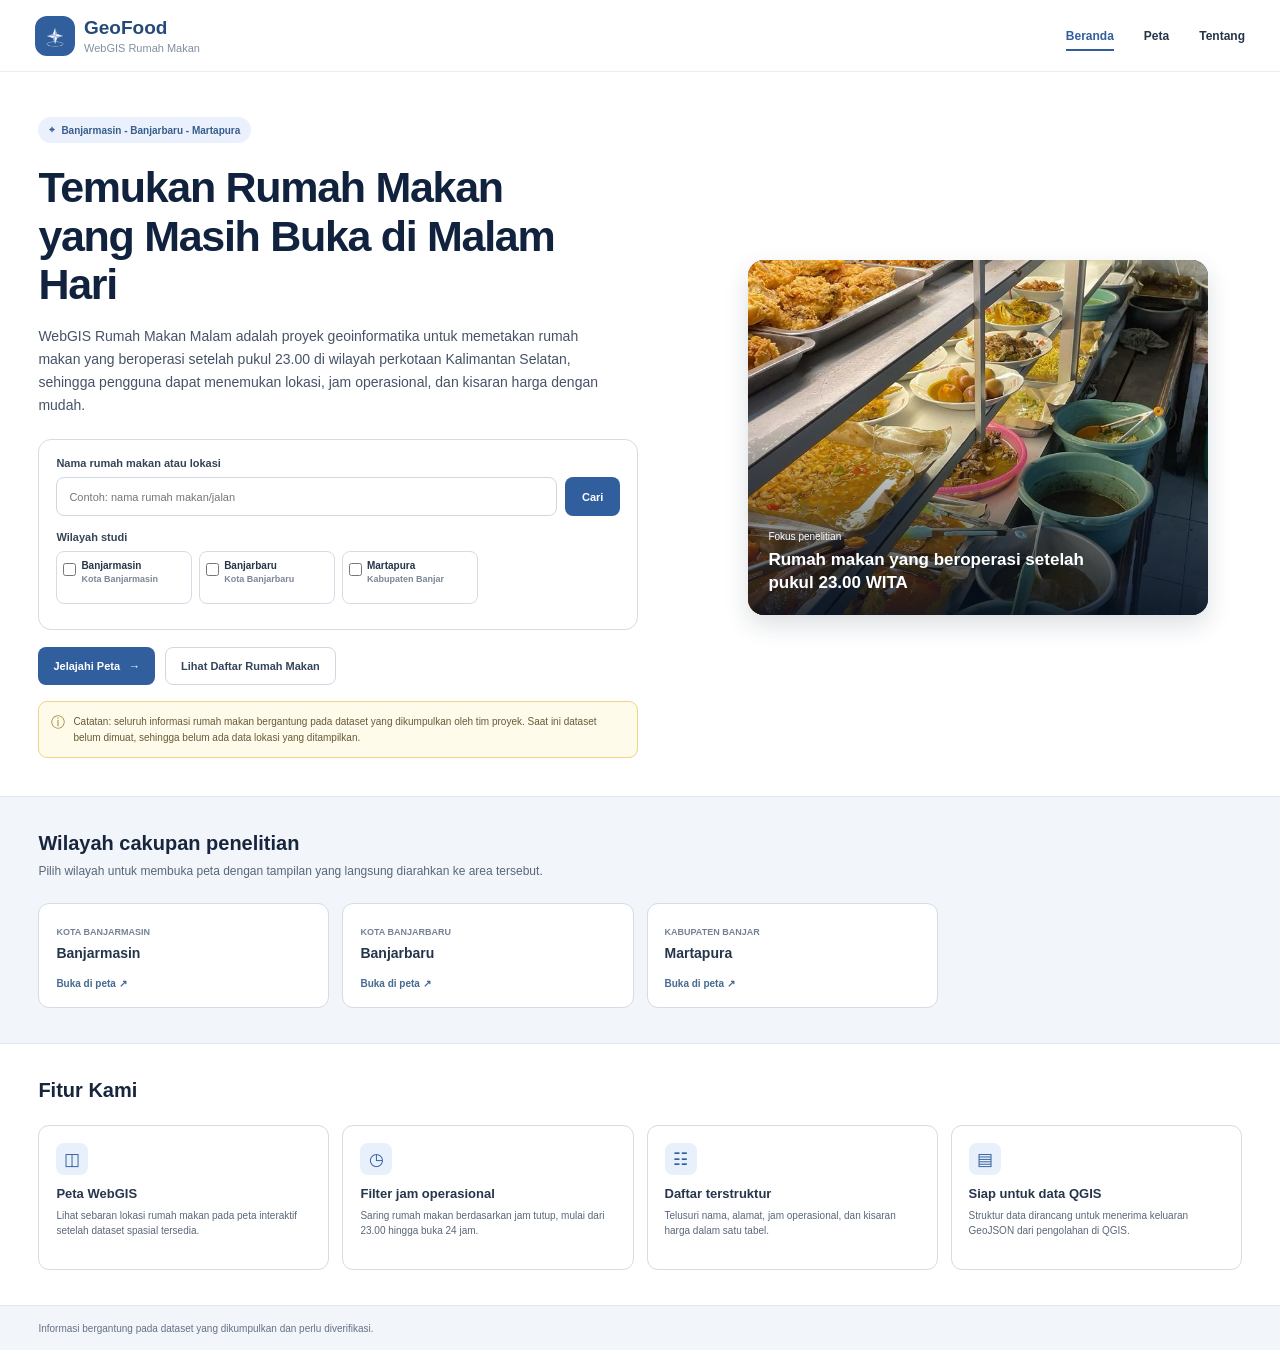
<file: index.html>
<!DOCTYPE html>
<html lang="id">
<head>
    <meta charset="UTF-8">
    <meta name="viewport" content="width=device-width, initial-scale=1.0">
    <title>Beranda | WebGIS Rumah Makan</title>
    <link rel="stylesheet" href="style.css">
</head>

<body>
    <header class="topbar">
        <div class="brand">
            <div class="brand-icon">
                <img src="logo.png" alt="Logo GeoFood">
            </div>
            <div>
                <h2>GeoFood</h2>
                <p>WebGIS Rumah Makan</p>
            </div>
        </div>

        <nav class="nav-menu">
            <a href="index.html" class="active">Beranda</a>
            <a href="peta.html">Peta</a>
            <!-- <a href="daftar.html">Daftar Rumah Makan</a> -->
            <a href="tentang.html">Tentang</a>
        </nav>
    </header>

    <!-- HERO SECTION -->
    <main>
        <section class="hero-section">

            <div class="hero-content">

                <div class="location-badge">
                    <span>⌖</span>
                    Banjarmasin - Banjarbaru - Martapura
                </div>

                <h1>
                    Temukan Rumah Makan yang Masih Buka di Malam Hari
                </h1>

                <p class="hero-description">
                    WebGIS Rumah Makan Malam adalah proyek geoinformatika
                    untuk memetakan rumah makan yang beroperasi setelah
                    pukul 23.00 di wilayah perkotaan Kalimantan Selatan,
                    sehingga pengguna dapat menemukan lokasi, jam
                    operasional, dan kisaran harga dengan mudah.
                </p>

                <!-- SEARCH PANEL -->
                <div class="search-panel">

                    <form id="searchForm">
                        <label for="searchInput">
                            Nama rumah makan atau lokasi
                        </label>

                        <div class="search-row">
                            <input
                                type="text"
                                id="searchInput"
                                placeholder="Contoh: nama rumah makan/jalan"
                            >
                            <button type="submit">Cari</button>
                        </div>
                    </form>

                    <div class="region-filter">
                        <label>Wilayah studi</label>

                        <div class="region-options">

                            <label class="region-option">
                                <input type="checkbox" value="Banjarmasin">
                                <span>
                                    <strong>Banjarmasin</strong>
                                    <small>Kota Banjarmasin</small>
                                </span>
                            </label>

                            <label class="region-option">
                                <input type="checkbox" value="Banjarbaru">
                                <span>
                                    <strong>Banjarbaru</strong>
                                    <small>Kota Banjarbaru</small>
                                </span>
                            </label>

                            <label class="region-option">
                                <input type="checkbox" value="Martapura">
                                <span>
                                    <strong>Martapura</strong>
                                    <small>Kabupaten Banjar</small>
                                </span>
                            </label>
                        </div>
                    </div>
                </div>

                <!-- HERO BUTTONS -->
                <div class="hero-buttons">
                    <a href="peta.html" class="btn-primary">
                        Jelajahi Peta <span>→</span>
                    </a>

                    <a href="daftar.html" class="btn-secondary">
                        Lihat Daftar Rumah Makan
                    </a>
                </div>

                <!-- DATA NOTICE -->
                <div class="data-notice">
                    <span class="notice-icon">ⓘ</span>
                    <p>
                        Catatan: seluruh informasi rumah makan bergantung
                        pada dataset yang dikumpulkan oleh tim proyek.
                        Saat ini dataset belum dimuat, sehingga belum ada
                        data lokasi yang ditampilkan.
                    </p>
                </div>

            </div>

            <!-- HERO IMAGE -->
            <div class="hero-visual">
                <div class="hero-image">
                    <img
                        src="rm.jpg"
                        alt="Suasana rumah makan pada malam hari"
                    >

                    <div class="image-caption">
                        <span>Fokus penelitian</span>
                        <h3>
                            Rumah makan yang beroperasi setelah pukul
                            23.00 WITA
                        </h3>
                    </div>
                </div>
            </div>

        </section>

        <!-- STUDY AREA -->
        <section class="study-section">

            <div class="section-heading">
                <h2>Wilayah cakupan penelitian</h2>
                <p>
                    Pilih wilayah untuk membuka peta dengan tampilan
                    yang langsung diarahkan ke area tersebut.
                </p>
            </div>

            <div class="study-grid">

                <a href="peta.html?wilayah=banjarmasin" class="study-card">
                    <span>KOTA BANJARMASIN</span>
                    <h3>Banjarmasin</h3>
                    <p>Buka di peta ↗</p>
                </a>

                <a href="peta.html?wilayah=banjarbaru" class="study-card">
                    <span>KOTA BANJARBARU</span>
                    <h3>Banjarbaru</h3>
                    <p>Buka di peta ↗</p>
                </a>

                <a href="peta.html?wilayah=martapura" class="study-card">
                    <span>KABUPATEN BANJAR</span>
                    <h3>Martapura</h3>
                    <p>Buka di peta ↗</p>
                </a>
            </div>
        </section>

        <!-- FEATURE SECTION -->
        <section class="feature-section">

            <div class="section-heading">
                <h2>Fitur Kami</h2>
            </div>

            <div class="feature-grid">

                <div class="feature-card">
                    <div class="feature-icon">◫</div>
                    <h3>Peta WebGIS</h3>
                    <p>
                        Lihat sebaran lokasi rumah makan pada peta
                        interaktif setelah dataset spasial tersedia.
                    </p>
                </div>

                <div class="feature-card">
                    <div class="feature-icon">◷</div>
                    <h3>Filter jam operasional</h3>
                    <p>
                        Saring rumah makan berdasarkan jam tutup,
                        mulai dari 23.00 hingga buka 24 jam.
                    </p>
                </div>

                <div class="feature-card">
                    <div class="feature-icon">☷</div>
                    <h3>Daftar terstruktur</h3>
                    <p>
                        Telusuri nama, alamat, jam operasional,
                        dan kisaran harga dalam satu tabel.
                    </p>
                </div>

                <div class="feature-card">
                    <div class="feature-icon">▤</div>
                    <h3>Siap untuk data QGIS</h3>
                    <p>
                        Struktur data dirancang untuk menerima
                        keluaran GeoJSON dari pengolahan di QGIS.
                    </p>
                </div>

            </div>
        </section>
    </main>

    <!-- FOOTER -->
    <footer class="footer">
        <p>
            Informasi bergantung pada dataset yang dikumpulkan
            dan perlu diverifikasi.
        </p>
    </footer>

    <script src="scriptIndex.js"></script>
</body>
</html>
</file>
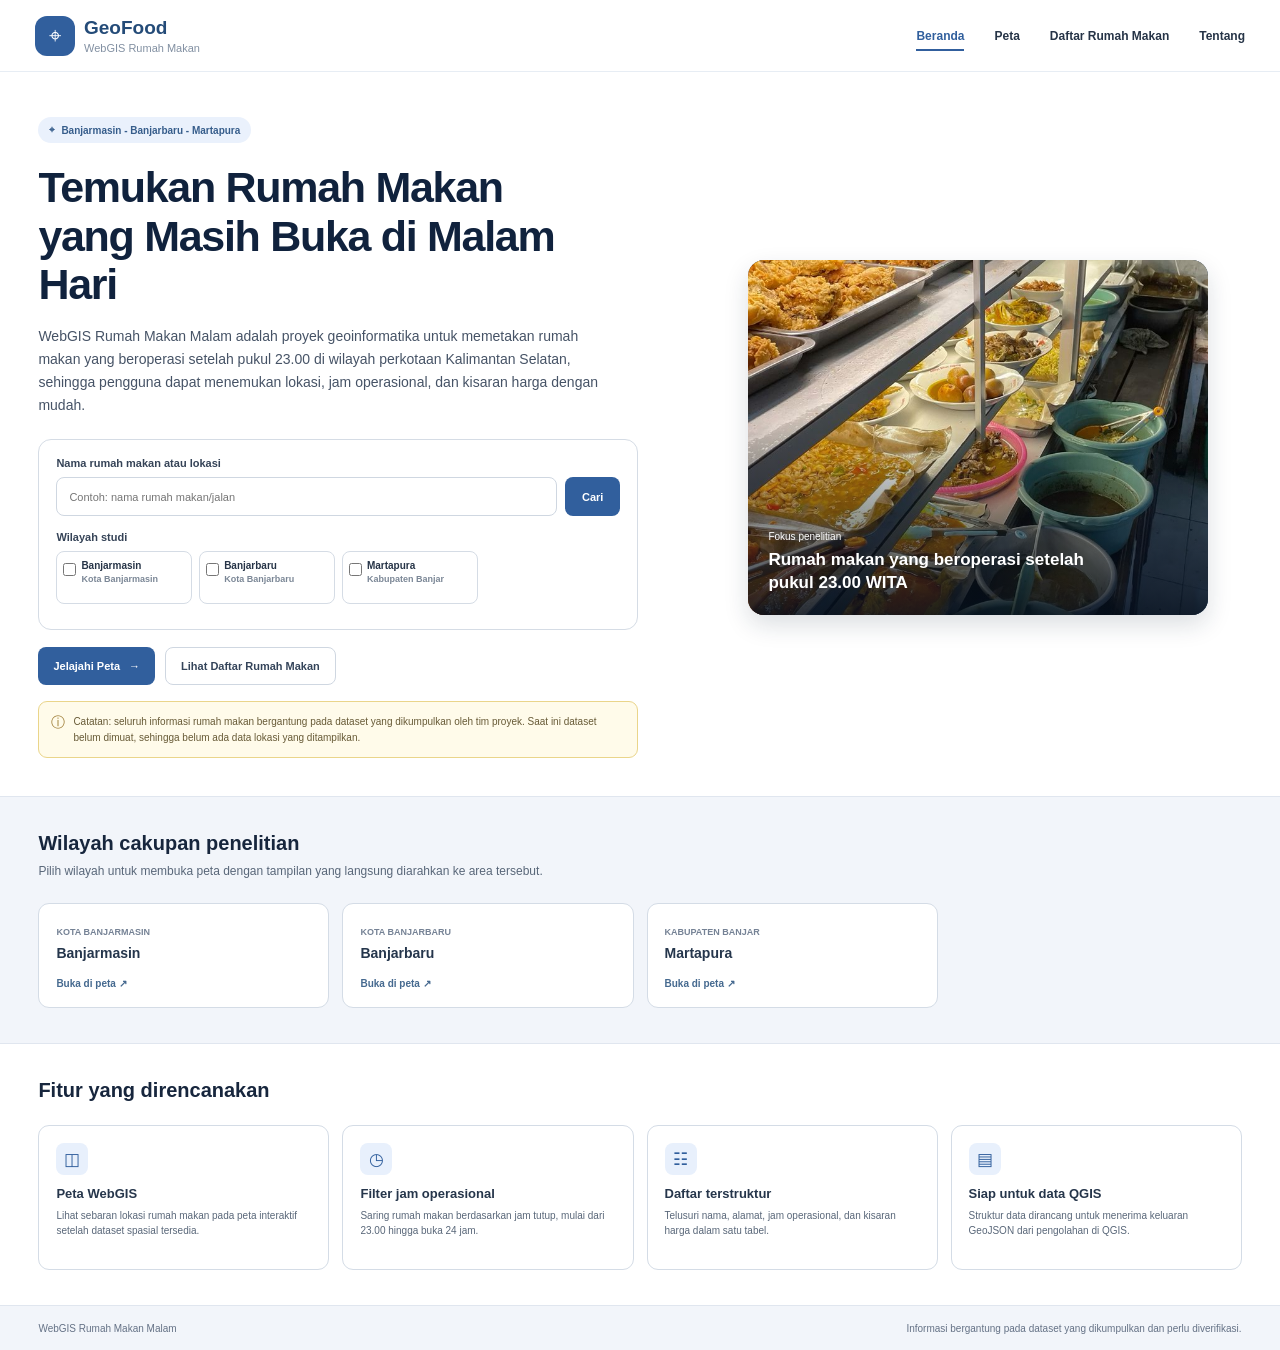
<file: beranda.html>
<!DOCTYPE html>
<html lang="id">
<head>
    <meta charset="UTF-8">
    <meta name="viewport" content="width=device-width, initial-scale=1.0">
    <title>Beranda | WebGIS Rumah Makan</title>
    <link rel="stylesheet" href="style.css">
</head>

<body>
    <header class="topbar">
        <div class="brand">
            <div class="brand-icon">⌖</div>
            <div>
                <h2>GeoFood</h2>
                <p>WebGIS Rumah Makan</p>
            </div>
        </div>

        <nav class="nav-menu">
            <a href="beranda.html" class="active">Beranda</a>
            <a href="peta.html">Peta</a>
            <a href="daftar.html">Daftar Rumah Makan</a>
            <a href="tentang.html">Tentang</a>
        </nav>
    </header>

    <!-- HERO SECTION -->
    <main>
        <section class="hero-section">

            <div class="hero-content">

                <div class="location-badge">
                    <span>⌖</span>
                    Banjarmasin - Banjarbaru - Martapura
                </div>

                <h1>
                    Temukan Rumah Makan yang Masih Buka di Malam Hari
                </h1>

                <p class="hero-description">
                    WebGIS Rumah Makan Malam adalah proyek geoinformatika
                    untuk memetakan rumah makan yang beroperasi setelah
                    pukul 23.00 di wilayah perkotaan Kalimantan Selatan,
                    sehingga pengguna dapat menemukan lokasi, jam
                    operasional, dan kisaran harga dengan mudah.
                </p>

                <!-- SEARCH PANEL -->
                <div class="search-panel">

                    <form id="searchForm">
                        <label for="searchInput">
                            Nama rumah makan atau lokasi
                        </label>

                        <div class="search-row">
                            <input
                                type="text"
                                id="searchInput"
                                placeholder="Contoh: nama rumah makan/jalan"
                            >
                            <button type="submit">Cari</button>
                        </div>
                    </form>

                    <div class="region-filter">
                        <label>Wilayah studi</label>

                        <div class="region-options">

                            <label class="region-option">
                                <input type="checkbox" value="Banjarmasin">
                                <span>
                                    <strong>Banjarmasin</strong>
                                    <small>Kota Banjarmasin</small>
                                </span>
                            </label>

                            <label class="region-option">
                                <input type="checkbox" value="Banjarbaru">
                                <span>
                                    <strong>Banjarbaru</strong>
                                    <small>Kota Banjarbaru</small>
                                </span>
                            </label>

                            <label class="region-option">
                                <input type="checkbox" value="Martapura">
                                <span>
                                    <strong>Martapura</strong>
                                    <small>Kabupaten Banjar</small>
                                </span>
                            </label>
                        </div>
                    </div>
                </div>

                <!-- HERO BUTTONS -->
                <div class="hero-buttons">
                    <a href="peta.html" class="btn-primary">
                        Jelajahi Peta <span>→</span>
                    </a>

                    <a href="daftar.html" class="btn-secondary">
                        Lihat Daftar Rumah Makan
                    </a>
                </div>

                <!-- DATA NOTICE -->
                <div class="data-notice">
                    <span class="notice-icon">ⓘ</span>
                    <p>
                        Catatan: seluruh informasi rumah makan bergantung
                        pada dataset yang dikumpulkan oleh tim proyek.
                        Saat ini dataset belum dimuat, sehingga belum ada
                        data lokasi yang ditampilkan.
                    </p>
                </div>

            </div>

            <!-- HERO IMAGE -->
            <div class="hero-visual">
                <div class="hero-image">
                    <img
                        src="rm.jpg"
                        alt="Suasana rumah makan pada malam hari"
                    >

                    <div class="image-caption">
                        <span>Fokus penelitian</span>
                        <h3>
                            Rumah makan yang beroperasi setelah pukul
                            23.00 WITA
                        </h3>
                    </div>
                </div>
            </div>

        </section>

        <!-- STUDY AREA -->
        <section class="study-section">

            <div class="section-heading">
                <h2>Wilayah cakupan penelitian</h2>
                <p>
                    Pilih wilayah untuk membuka peta dengan tampilan
                    yang langsung diarahkan ke area tersebut.
                </p>
            </div>

            <div class="study-grid">

                <a href="peta.html?wilayah=banjarmasin" class="study-card">
                    <span>KOTA BANJARMASIN</span>
                    <h3>Banjarmasin</h3>
                    <p>Buka di peta ↗</p>
                </a>

                <a href="peta.html?wilayah=banjarbaru" class="study-card">
                    <span>KOTA BANJARBARU</span>
                    <h3>Banjarbaru</h3>
                    <p>Buka di peta ↗</p>
                </a>

                <a href="peta.html?wilayah=martapura" class="study-card">
                    <span>KABUPATEN BANJAR</span>
                    <h3>Martapura</h3>
                    <p>Buka di peta ↗</p>
                </a>
            </div>
        </section>

        <!-- FEATURE SECTION -->
        <section class="feature-section">

            <div class="section-heading">
                <h2>Fitur yang direncanakan</h2>
            </div>

            <div class="feature-grid">

                <div class="feature-card">
                    <div class="feature-icon">◫</div>
                    <h3>Peta WebGIS</h3>
                    <p>
                        Lihat sebaran lokasi rumah makan pada peta
                        interaktif setelah dataset spasial tersedia.
                    </p>
                </div>

                <div class="feature-card">
                    <div class="feature-icon">◷</div>
                    <h3>Filter jam operasional</h3>
                    <p>
                        Saring rumah makan berdasarkan jam tutup,
                        mulai dari 23.00 hingga buka 24 jam.
                    </p>
                </div>

                <div class="feature-card">
                    <div class="feature-icon">☷</div>
                    <h3>Daftar terstruktur</h3>
                    <p>
                        Telusuri nama, alamat, jam operasional,
                        dan kisaran harga dalam satu tabel.
                    </p>
                </div>

                <div class="feature-card">
                    <div class="feature-icon">▤</div>
                    <h3>Siap untuk data QGIS</h3>
                    <p>
                        Struktur data dirancang untuk menerima
                        keluaran GeoJSON dari pengolahan di QGIS.
                    </p>
                </div>

            </div>
        </section>
    </main>

    <!-- FOOTER -->
    <footer class="footer">
        <p>
            WebGIS Rumah Makan Malam
        </p>

        <p>
            Informasi bergantung pada dataset yang dikumpulkan
            dan perlu diverifikasi.
        </p>
    </footer>

    <script src="script.js"></script>
</body>
</html>
</file>
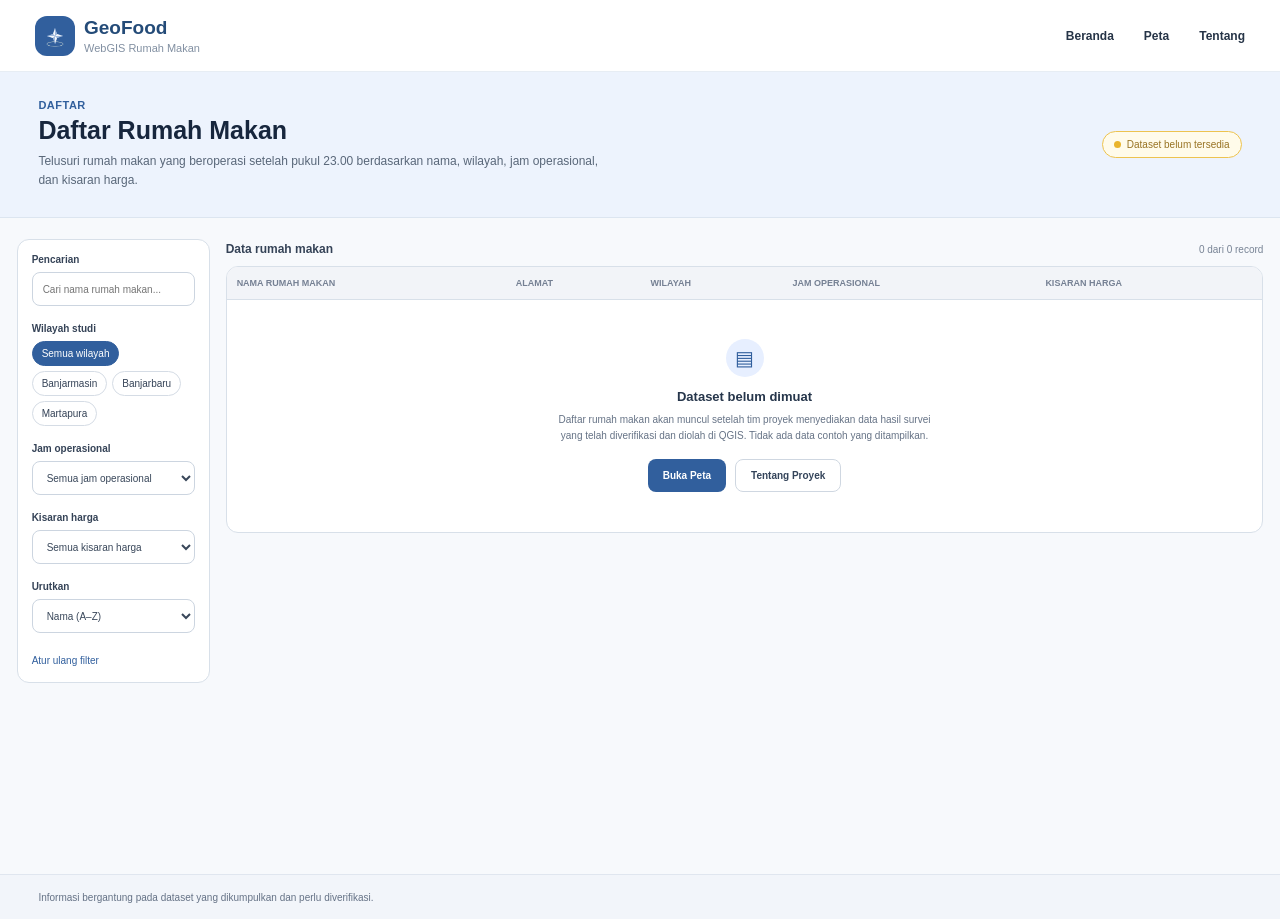
<file: daftar.html>
<!DOCTYPE html>
<html lang="id">
<head>
    <meta charset="UTF-8">
    <meta name="viewport" content="width=device-width, initial-scale=1.0">
    <title>Daftar Rumah Makan | WebGIS Rumah Makan</title>
    <link rel="stylesheet" href="style.css">
</head>

<body>
    <header class="topbar">
        <div class="brand">
            <div class="brand-icon">
                <img src="logo.png" alt="Logo GeoFood">
            </div>
            <div>
                <h2>GeoFood</h2>
                <p>WebGIS Rumah Makan</p>
            </div>
        </div>

        <nav class="nav-menu">
            <a href="index.html">Beranda</a>
            <a href="peta.html">Peta</a>
            <!-- <a href="daftar.html" class="active">Daftar Rumah Makan</a> -->
            <a href="tentang.html">Tentang</a>
        </nav>
    </header>

    <!-- PAGE HEADER -->
    <section class="page-header">
        <div>
            <span class="page-label">DAFTAR</span>
            <h1>Daftar Rumah Makan</h1>
            <p>
                Telusuri rumah makan yang beroperasi setelah pukul 23.00
                berdasarkan nama, wilayah, jam operasional, dan kisaran harga.
            </p>
        </div>

        <div class="dataset-status">
            <span></span>
            Dataset belum tersedia
        </div>
    </section>

    <!-- MAIN CONTENT -->
    <main class="list-container">

        <!-- FILTER SIDEBAR -->
        <aside class="list-sidebar">

            <div class="list-filter-group">
                <label for="searchRestaurant">Pencarian</label>
                <input
                    type="text"
                    id="searchRestaurant"
                    placeholder="Cari nama rumah makan..."
                >
            </div>

            <div class="list-filter-group">
                <label>Wilayah studi</label>

                <div class="region-filter-list">
                    <button class="selected" type="button">Semua wilayah</button>
                    <button type="button">Banjarmasin</button>
                    <button type="button">Banjarbaru</button>
                    <button type="button">Martapura</button>
                </div>
            </div>

            <div class="list-filter-group">
                <label for="filterHours">Jam operasional</label>

                <select id="filterHours">
                    <option value="">Semua jam operasional</option>
                    <option value="23">Buka setelah 23.00</option>
                    <option value="24">Buka 24 jam</option>
                </select>
            </div>

            <div class="list-filter-group">
                <label for="filterPrice">Kisaran harga</label>

                <select id="filterPrice">
                    <option value="">Semua kisaran harga</option>
                    <option value="15000">Di bawah Rp15.000</option>
                    <option value="25000">Rp15.000 - Rp25.000</option>
                    <option value="50000">Di atas Rp25.000</option>
                </select>
            </div>

            <div class="list-filter-group">
                <label for="sortRestaurant">Urutkan</label>

                <select id="sortRestaurant">
                    <option value="name">Nama (A–Z)</option>
                    <option value="price">Harga terendah</option>
                    <option value="hours">Jam operasional</option>
                </select>
            </div>

            <button type="button" class="reset-filter" id="resetFilter">
                Atur ulang filter
            </button>

        </aside>

        <!-- RESTAURANT TABLE -->
        <section class="restaurant-content">

            <div class="table-heading">
                <h3>Data rumah makan</h3>
                <span>0 dari 0 record</span>
            </div>

            <div class="table-card">

                <div class="table-scroll">
                    <table>
                        <thead>
                            <tr>
                                <th>Nama rumah makan</th>
                                <th>Alamat</th>
                                <th>Wilayah</th>
                                <th>Jam operasional</th>
                                <th>Kisaran harga</th>
                            </tr>
                        </thead>
                    </table>
                </div>

                <div class="empty-table">

                    <div class="empty-icon">▤</div>

                    <h3>Dataset belum dimuat</h3>

                    <p>
                        Daftar rumah makan akan muncul setelah tim proyek
                        menyediakan data hasil survei yang telah diverifikasi
                        dan diolah di QGIS. Tidak ada data contoh yang ditampilkan.
                    </p>

                    <div class="empty-actions">
                        <a href="peta.html" class="btn-primary">
                            Buka Peta
                        </a>

                        <a href="tentang.html" class="btn-secondary">
                            Tentang Proyek
                        </a>
                    </div>

                </div>

            </div>

        </section>

    </main>

    <!-- FOOTER -->
    <footer class="footer">
        <p>
            Informasi bergantung pada dataset yang dikumpulkan dan perlu diverifikasi.
        </p>
    </footer>

    <script src="script.js"></script>

</body>
</html>
</file>
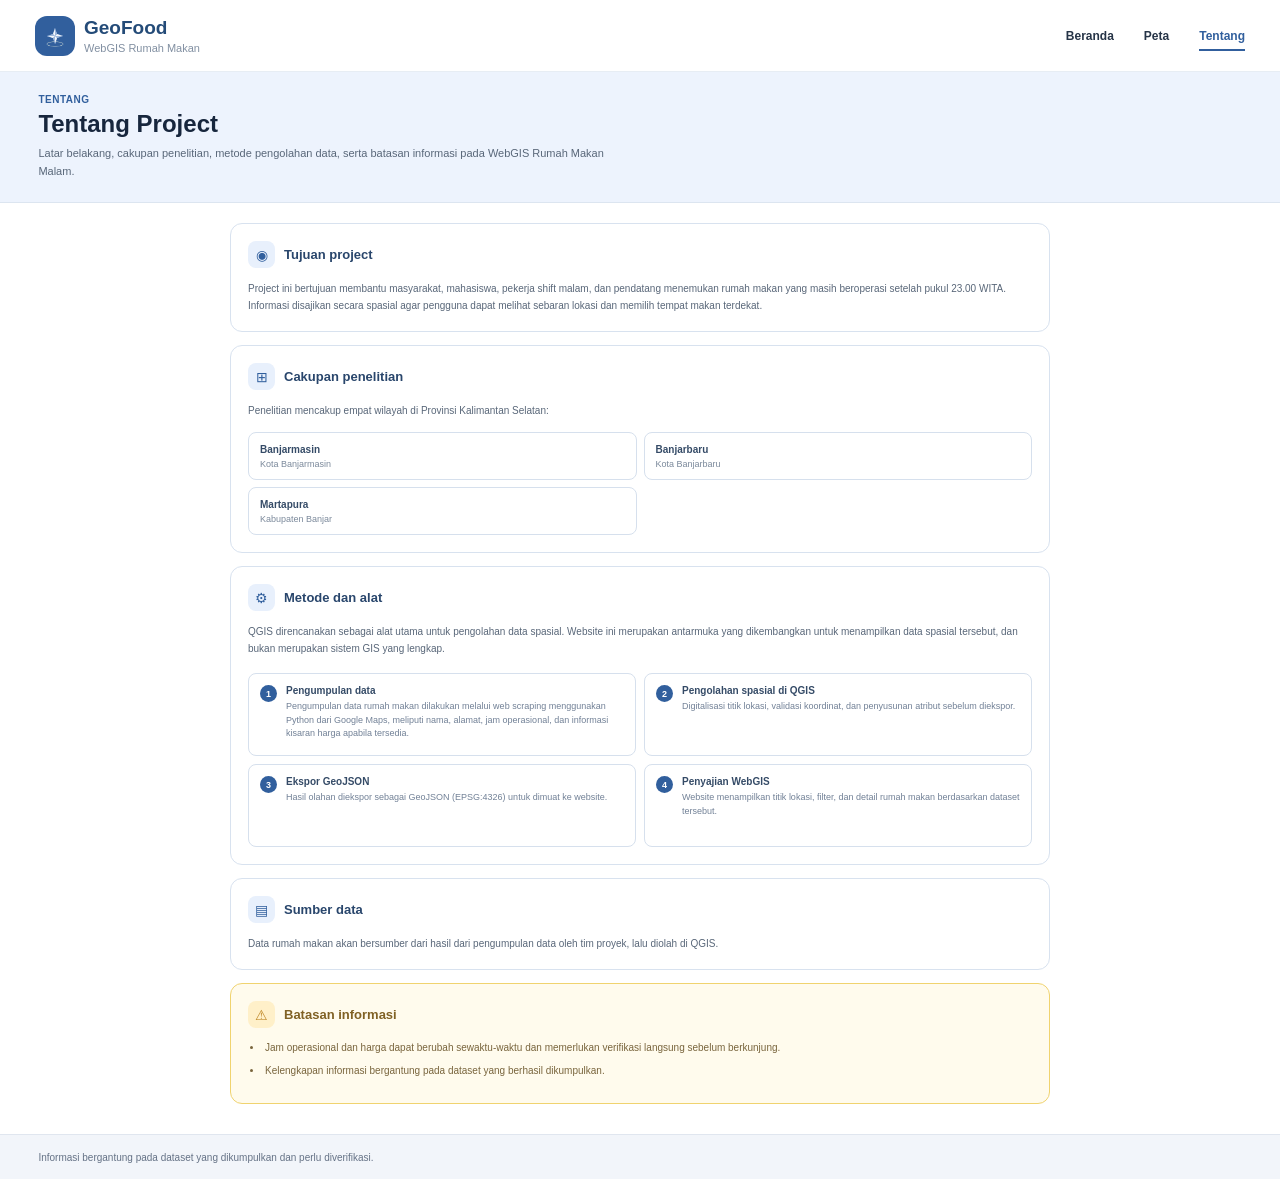
<file: tentang.html>
<!DOCTYPE html>
<html lang="id">
<head>
    <meta charset="UTF-8">
    <meta name="viewport" content="width=device-width, initial-scale=1.0">
    <title>Tentang | WebGIS Rumah Makan</title>
    <link rel="stylesheet" href="style.css">
</head>

<body>
    <header class="topbar">
        <div class="brand">
            <div class="brand-icon">
                <img src="logo.png" alt="Logo GeoFood">
            </div>
            <div>
                <h2>GeoFood</h2>
                <p>WebGIS Rumah Makan</p>
            </div>
        </div>

        <nav class="nav-menu">
            <a href="index.html">Beranda</a>
            <a href="peta.html">Peta</a>
            <!-- <a href="daftar.html">Daftar Rumah Makan</a> -->
            <a href="tentang.html" class="active">Tentang</a>
        </nav>
    </header>

    <!-- PAGE HEADER -->
    <section class="about-header">
        <span class="about-label">TENTANG</span>
        <h1>Tentang Project</h1>
        <p>
            Latar belakang, cakupan penelitian, metode pengolahan data,
            serta batasan informasi pada WebGIS Rumah Makan Malam.
        </p>
    </section>

    <!-- ABOUT CONTENT -->
    <main class="about-container">

        <!-- TUJUAN PROJECT -->
        <section class="about-card">
            <div class="about-card-heading">
                <div class="about-icon">◉</div>
                <h2>Tujuan project</h2>
            </div>

            <p>
                Project ini bertujuan membantu masyarakat, mahasiswa,
                pekerja shift malam, dan pendatang menemukan rumah makan
                yang masih beroperasi setelah pukul 23.00 WITA.
                Informasi disajikan secara spasial agar pengguna dapat
                melihat sebaran lokasi dan memilih tempat makan terdekat.
            </p>
        </section>

        <!-- CAKUPAN PENELITIAN -->
        <section class="about-card">
            <div class="about-card-heading">
                <div class="about-icon">⊞</div>
                <h2>Cakupan penelitian</h2>
            </div>

            <p>
                Penelitian mencakup empat wilayah di Provinsi
                Kalimantan Selatan:
            </p>

            <div class="coverage-grid">
                <div class="coverage-item">
                    <strong>Banjarmasin</strong>
                    <span>Kota Banjarmasin</span>
                </div>

                <div class="coverage-item">
                    <strong>Banjarbaru</strong>
                    <span>Kota Banjarbaru</span>
                </div>

                <div class="coverage-item">
                    <strong>Martapura</strong>
                    <span>Kabupaten Banjar</span>
                </div>
            </div>
        </section>

        <!-- METODE DAN ALAT -->
        <section class="about-card">
            <div class="about-card-heading">
                <div class="about-icon">⚙</div>
                <h2>Metode dan alat</h2>
            </div>

            <p>
                QGIS direncanakan sebagai alat utama untuk pengolahan
                data spasial. Website ini merupakan antarmuka yang
                dikembangkan untuk menampilkan data spasial tersebut,
                dan bukan merupakan sistem GIS yang lengkap.
            </p>

            <div class="method-grid">

                <div class="method-item">
                    <div class="method-number">1</div>
                    <div>
                        <h3>Pengumpulan data</h3>
                        <p>
                            Pengumpulan data rumah makan dilakukan melalui
                            web scraping menggunakan Python dari Google Maps,
                            meliputi nama, alamat, jam operasional, dan
                            informasi kisaran harga apabila tersedia.
                        </p>
                    </div>
                </div>

                <div class="method-item">
                    <div class="method-number">2</div>
                    <div>
                        <h3>Pengolahan spasial di QGIS</h3>
                        <p>
                            Digitalisasi titik lokasi, validasi koordinat,
                            dan penyusunan atribut sebelum diekspor.
                        </p>
                    </div>
                </div>

                <div class="method-item">
                    <div class="method-number">3</div>
                    <div>
                        <h3>Ekspor GeoJSON</h3>
                        <p>
                            Hasil olahan diekspor sebagai GeoJSON
                            (EPSG:4326) untuk dimuat ke website.
                        </p>
                    </div>
                </div>

                <div class="method-item">
                    <div class="method-number">4</div>
                    <div>
                        <h3>Penyajian WebGIS</h3>
                        <p>
                            Website menampilkan titik lokasi, filter,
                            dan detail rumah makan berdasarkan dataset tersebut.
                        </p>
                    </div>
                </div>

            </div>
        </section>

        <!-- SUMBER DATA -->
        <section class="about-card">
            <div class="about-card-heading">
                <div class="about-icon">▤</div>
                <h2>Sumber data</h2>
            </div>

            <p>
                Data rumah makan akan bersumber dari hasil dari
                pengumpulan data oleh tim proyek, lalu diolah di QGIS.
            </p>
        </section>

        <!-- BATASAN INFORMASI -->
        <section class="about-card limitation-card">
            <div class="about-card-heading">
                <div class="limitation-icon">⚠</div>
                <h2>Batasan informasi</h2>
            </div>

            <ul>
                <li>
                    Jam operasional dan harga dapat berubah sewaktu-waktu
                    dan memerlukan verifikasi langsung sebelum berkunjung.
                </li>

                <li>
                    Kelengkapan informasi bergantung pada dataset
                    yang berhasil dikumpulkan.
                </li>
            </ul>
        </section>

    </main>

    <!-- FOOTER -->
    <footer class="footer">
        <p>
            Informasi bergantung pada dataset yang dikumpulkan
            dan perlu diverifikasi.
        </p>
    </footer>

    <script src="script.js"></script>

</body>
</html>
</file>
<file: style.css>
/* PETA.HTML */
* {
    margin: 0;
    padding: 0;
    box-sizing: border-box;
}

body {
    font-family: 'Segoe UI', Arial, sans-serif;
    background: #f4f7fb;
    color: #243449;
}

/* NAVBAR */
.topbar {
    height: 72px;
    background: #ffffff;
    border-bottom: 1px solid #e7edf4;
    display: flex;
    align-items: center;
    justify-content: space-between;
    padding: 0 35px;
    position: relative;
    z-index: 1000;
}

.brand {
    display: flex;
    align-items: center;
    gap: 12px;
}

.brand-icon {
    width: 40px;
    height: 40px;
    border-radius: 12px;
    background: #e8f1fc;
    color: #2864a5;
    display: grid;
    place-items: center;
    font-size: 25px;
}

.brand h2 {
    font-size: 19px;
    color: #244b78;
}

.brand p {
    font-size: 11px;
    color: #8290a2;
    margin-top: 3px;
}

.navbar {
    display: flex;
    align-items: center;
    gap: 30px;
}

.navbar a {
    text-decoration: none;
    color: #68788c;
    font-size: 13px;
    font-weight: 500;
    padding: 10px 0;
}

.navbar a.active {
    color: #2864a5;
    border-bottom: 2px solid #2864a5;
    font-weight: 600;
}

/* MAIN LAYOUT (DESKTOP) */
.container {
    display: grid;
    grid-template-columns: 290px 1fr;
    grid-template-rows: auto 1fr;
    grid-template-areas:
        "sidebar heading"
        "sidebar map";
    height: calc(100vh - 72px);
    padding: 20px;
    gap: 15px 20px;
}

/* SIDEBAR */
.sidebar {
    grid-area: sidebar;
    width: 100%;
    background: #ffffff;
    border: 1px solid #e7edf4;
    border-radius: 15px;
    padding: 22px;
    overflow-y: auto;
    box-shadow: 0 3px 12px rgba(35, 61, 90, 0.04);
}

.sidebar-header {
    margin-bottom: 27px;
}

.eyebrow {
    font-size: 10px;
    letter-spacing: 1.3px;
    font-weight: 700;
    color: #5285bb;
}

.sidebar-header h3 {
    font-size: 19px;
    line-height: 1.4;
    margin-top: 9px;
    color: #263d57;
}

.sidebar-header p {
    font-size: 12px;
    line-height: 1.7;
    color: #8491a1;
    margin-top: 7px;
}

.filter-group {
    margin-bottom: 23px;
}

.filter-group label {
    display: block;
    font-size: 12px;
    font-weight: 650;
    color: #354a61;
    margin-bottom: 10px;
}

.filter-group input,
.filter-group select {
    width: 100%;
    padding: 12px;
    border: 1px solid #dfe6ee;
    border-radius: 9px;
    background: #ffffff;
    color: #506176;
    font-size: 11px;
    outline: none;
}

.filter-group input:focus,
.filter-group select:focus {
    border-color: #5285bb;
    box-shadow: 0 0 0 3px #eaf2fb;
}

.region-list {
    display: flex;
    flex-wrap: wrap;
    gap: 7px;
}

.region-list button {
    padding: 8px 11px;
    border: 1px solid #dfe6ee;
    border-radius: 20px;
    background: #ffffff;
    color: #62748a;
    font-size: 10px;
    cursor: pointer;
}

.region-list button.active {
    background: #2864a5;
    color: #ffffff;
    border-color: #2864a5;
}

.result-section {
    border-top: 1px solid #edf0f4;
    padding-top: 19px;
}

.result-header {
    display: flex;
    justify-content: space-between;
    align-items: center;
    margin-bottom: 13px;
}

.result-header h4 {
    font-size: 13px;
    color: #354a61;
}

.result-header span {
    font-size: 11px;
    color: #8491a1;
}

.empty-result {
    padding: 14px;
    border-radius: 9px;
    background: #f1f6fc;
    color: #72849a;
    font-size: 11px;
    line-height: 1.7;
}

/* MAP HEADING */
.map-heading {
    grid-area: heading;
    display: flex;
    justify-content: space-between;
    align-items: center;
    background: #ffffff;
    border: 1px solid #e7edf4;
    border-radius: 13px;
    padding: 17px 21px;
}

.map-heading h2 {
    font-size: 16px;
    color: #2c425b;
}

.map-heading p {
    font-size: 11px;
    color: #8794a4;
    margin-top: 5px;
}

.map-status {
    font-size: 10px;
    color: #39866b;
    background: #eaf7f1;
    padding: 8px 11px;
    border-radius: 20px;
}

/* MAP */
.map-wrapper {
    grid-area: map;
    min-height: 0;
    position: relative;
    overflow: hidden;
    border-radius: 14px;
    border: 1px solid #e1e8f0;
    background: #e9eff5;
    box-shadow: 0 3px 12px rgba(35, 61, 90, 0.05);
}

#map {
    width: 100%;
    height: 100%;
}

/* LEGEND */
.map-legend {
    position: absolute;
    z-index: 500;
    bottom: 20px;
    right: 20px;
    background: #ffffff;
    padding: 14px 17px;
    border-radius: 10px;
    box-shadow: 0 2px 12px rgba(0, 0, 0, 0.12);
}

.map-legend h4 {
    font-size: 12px;
    margin-bottom: 10px;
    color: #354a61;
}

.map-legend p {
    font-size: 11px;
    color: #68788c;
    display: flex;
    align-items: center;
    gap: 8px;
}

.legend-dot {
    width: 9px;
    height: 9px;
    background: #6f91da;
    border-radius: 50%;
}

/* RESPONSIVE HP & TABLET */
@media (max-width: 850px) {
    .topbar {
        height: auto;
        min-height: 66px;
        padding: 12px 18px;
        flex-wrap: wrap;
        gap: 10px;
    }

    .nav-menu {
        gap: 16px;
        flex-wrap: wrap;
    }

    .container {
        display: flex;
        flex-direction: column;
        height: auto;
        padding: 14px;
        gap: 14px;
    }

    .map-heading {
        flex-wrap: wrap;
        gap: 10px;
    }

    .sidebar {
        width: 100%;
        padding: 18px;
        overflow-y: visible;
    }

    .map-wrapper {
        width: 100%;
        height: 450px;
        flex: none;
    }
}

/* BERANDA.HTML */
* {
    margin: 0;
    padding: 0;
    box-sizing: border-box;
}

body {
    font-family: Arial, Helvetica, sans-serif;
    color: #17263d;
    background: #ffffff;
}

a {
    text-decoration: none;
    color: inherit;
}

/* NAVBAR */
.navbar {
    height: 66px;
    padding: 0 3%;
    display: flex;
    justify-content: space-between;
    align-items: center;
    border-bottom: 1px solid #e5e9ef;
    background: #ffffff;
}

.brand {
    display: flex;
    align-items: center;
    gap: 9px;
}

.brand-icon {
    width: 34px;
    height: 34px;
    display: grid;
    place-items: center;
    background: #315f9d;
    color: white;
    border-radius: 9px;
    font-size: 22px;
}

.brand-text h3 {
    font-size: 12px;
    font-weight: 700;
}

.brand-text p {
    margin-top: 3px;
    color: #7c8797;
    font-size: 10px;
}

.nav-menu {
    display: flex;
    align-items: center;
    gap: 30px;
}

.nav-menu a {
    position: relative;
    padding: 10px 0;
    color: #263447;
    font-size: 12px;
    font-weight: 600;
    text-decoration: none;
    transition: color 0.25s ease;
}

.nav-menu a::after {
    content: "";
    position: absolute;
    left: 0;
    bottom: 2px;
    width: 0;
    height: 2px;
    background-color: #315f9d;
    transition: width 0.25s ease;
}

/* MENU HALAMAN AKTIF */
.nav-menu a:hover,
.nav-menu a.active {
    color: #315f9d;
}

.nav-menu a:hover::after,
.nav-menu a.active::after {
    width: 100%;
}

/* HERO */
.hero-section {
    min-height: 505px;
    padding: 45px 3% 38px;
    display: grid;
    grid-template-columns: 1.2fr 1fr;
    align-items: center;
    gap: 45px;
}

.hero-content {
    max-width: 600px;
}

.location-badge {
    display: inline-flex;
    align-items: center;
    gap: 6px;
    background: #eaf1fc;
    color: #365d8b;
    border-radius: 20px;
    padding: 7px 11px;
    font-size: 10px;
    font-weight: 600;
    margin-bottom: 20px;
}

.hero-content h1 {
    max-width: 570px;
    font-size: clamp(30px, 3.5vw, 43px);
    line-height: 1.13;
    letter-spacing: -1.3px;
    color: #10223d;
    margin-bottom: 16px;
}

.hero-description {
    max-width: 570px;
    font-size: 14px;
    line-height: 1.65;
    color: #465366;
    margin-bottom: 22px;
}

/* SEARCH PANEL */
.search-panel {
    padding: 17px;
    border: 1px solid #d5dce5;
    border-radius: 13px;
    background: #ffffff;
}

.search-panel label {
    display: block;
    margin-bottom: 8px;
    font-size: 11px;
    font-weight: 700;
    color: #354357;
}

.search-row {
    display: flex;
    gap: 8px;
    margin-bottom: 15px;
}

.search-row input {
    flex: 1;
    min-width: 0;
    height: 39px;
    padding: 0 12px;
    border: 1px solid #cfd7e1;
    border-radius: 8px;
    outline: none;
    font-size: 11px;
}

.search-row input:focus {
    border-color: #315f9d;
    box-shadow: 0 0 0 3px #eaf1fc;
}

.search-row button {
    padding: 0 17px;
    border: none;
    border-radius: 8px;
    background: #315f9d;
    color: white;
    font-size: 11px;
    font-weight: 600;
    cursor: pointer;
}

.search-row button:hover {
    background: #244d82;
}

/* REGION CHECKBOX */
.region-options {
    display: grid;
    grid-template-columns: repeat(4, 1fr);
    gap: 7px;
}

.region-option {
    min-width: 0;
    min-height: 53px;
    padding: 8px 6px;
    display: flex !important;
    align-items: flex-start;
    gap: 5px;
    border: 1px solid #d5dce5;
    border-radius: 8px;
    cursor: pointer;
}

.region-option input {
    margin-top: 3px;
    accent-color: #315f9d;
}

.region-option span {
    min-width: 0;
}

.region-option strong {
    display: block;
    font-size: 10px;
    color: #263447;
}

.region-option small {
    display: block;
    margin-top: 3px;
    font-size: 9px;
    line-height: 1.3;
    color: #7b8796;
}

/* HERO BUTTONS */
.hero-buttons {
    display: flex;
    gap: 10px;
    margin-top: 17px;
}

.btn-primary,
.btn-secondary {
    min-height: 38px;
    padding: 0 15px;
    display: inline-flex;
    align-items: center;
    justify-content: center;
    gap: 9px;
    border-radius: 8px;
    font-size: 11px;
    font-weight: 600;
    transition: 0.2s;
}

.btn-primary {
    color: white;
    background: #315f9d;
}

.btn-primary:hover {
    background: #244d82;
}

.btn-secondary {
    border: 1px solid #cfd7e1;
    color: #34445a;
    background: white;
}

.btn-secondary:hover {
    background: #f3f6fa;
}

/* DATA NOTICE */
.data-notice {
    display: flex;
    align-items: flex-start;
    gap: 8px;
    margin-top: 16px;
    padding: 12px;
    border: 1px solid #ead58a;
    border-radius: 9px;
    background: #fffbea;
}

.notice-icon {
    color: #9b7930;
    font-size: 14px;
}

.data-notice p {
    color: #675a36;
    font-size: 10px;
    line-height: 1.55;
}

/* HERO IMAGE */
.hero-visual {
    display: flex;
    justify-content: center;
}

.hero-image {
    width: 100%;
    max-width: 460px;
    height: 355px;
    position: relative;
    overflow: hidden;
    border-radius: 16px;
    background: #142b43;
    box-shadow: 0 10px 25px rgba(18, 37, 62, 0.15);
}

.hero-image img {
    width: 100%;
    height: 100%;
    display: block;
    object-fit: cover;
}

.hero-image::after {
    content: "";
    position: absolute;
    inset: 0;
    background: linear-gradient(
        to top,
        rgba(5, 15, 29, 0.85),
        transparent 55%
    );
}

.image-caption {
    position: absolute;
    z-index: 1;
    bottom: 20px;
    left: 20px;
    right: 20px;
    color: white;
}

.image-caption span {
    font-size: 10px;
}

.image-caption h3 {
    max-width: 350px;
    margin-top: 5px;
    font-size: 17px;
    line-height: 1.35;
}

/* SECTION HEADING */
.section-heading {
    margin-bottom: 23px;
}

.section-heading h2 {
    font-size: 20px;
    color: #17263d;
}

.section-heading p {
    margin-top: 7px;
    max-width: 650px;
    color: #596779;
    font-size: 12px;
    line-height: 1.5;
}

/* STUDY AREA */
.study-section {
    padding: 35px 3%;
    background: #f2f5fa;
    border-top: 1px solid #e0e6ef;
    border-bottom: 1px solid #e0e6ef;
}

.study-grid {
    display: grid;
    grid-template-columns: repeat(4, 1fr);
    gap: 13px;
}

.study-card {
    min-height: 105px;
    padding: 17px;
    border: 1px solid #d4dce6;
    border-radius: 11px;
    background: white;
    transition: 0.2s;
}

.study-card:hover {
    border-color: #7295c0;
    transform: translateY(-3px);
}

.study-card span {
    color: #758295;
    font-size: 9px;
    font-weight: 700;
}

.study-card h3 {
    margin-top: 6px;
    font-size: 14px;
    color: #25364c;
}

.study-card p {
    margin-top: 17px;
    color: #45698f;
    font-size: 10px;
    font-weight: 600;
}

/* FEATURES */
.feature-section {
    padding: 35px 3%;
}

.feature-grid {
    display: grid;
    grid-template-columns: repeat(4, 1fr);
    gap: 13px;
}

.feature-card {
    min-height: 145px;
    padding: 17px;
    border: 1px solid #d4dce6;
    border-radius: 11px;
    background: white;
}

.feature-icon {
    width: 32px;
    height: 32px;
    display: grid;
    place-items: center;
    border-radius: 8px;
    background: #e8f0fc;
    color: #315f9d;
    font-size: 17px;
}

.feature-card h3 {
    margin-top: 11px;
    font-size: 13px;
    color: #26364b;
}

.feature-card p {
    margin-top: 7px;
    color: #596779;
    font-size: 10px;
    line-height: 1.5;
}

/* FOOTER */
.footer {
    min-height: 45px;
    padding: 13px 3%;
    display: flex;
    justify-content: space-between;
    align-items: center;
    gap: 15px;
    background: #f2f5fa;
    border-top: 1px solid #e0e6ef;
}

.footer p {
    color: #657286;
    font-size: 10px;
}

/* RESPONSIVE */
@media (max-width: 900px) {
    .hero-section {
        grid-template-columns: 1fr 0.85fr;
        gap: 25px;
    }

    .region-options {
        grid-template-columns: repeat(2, 1fr);
    }

    .study-grid,
    .feature-grid {
        grid-template-columns: repeat(2, 1fr);
    }
}

@media (max-width: 650px) {
    .navbar {
        height: auto;
        min-height: 65px;
        padding: 12px 4%;
        flex-wrap: wrap;
        gap: 12px;
    }

    .hero-section {
        grid-template-columns: 1fr;
        padding: 30px 5%;
        gap: 28px;
    }

    .hero-content h1 {
        font-size: 34px;
    }

    .hero-image {
        max-width: none;
        height: 300px;
    }

    .study-section,
    .feature-section {
        padding: 30px 5%;
    }

    .study-grid,
    .feature-grid {
        grid-template-columns: 1fr 1fr;
    }

    .footer {
        align-items: flex-start;
        flex-direction: column;
        padding: 15px 5%;
    }
}

@media (max-width: 380px) {
    .study-grid,
    .feature-grid {
        grid-template-columns: 1fr;
    }

    .hero-buttons {
        flex-direction: column;
    }
}


/* DAFTAR RUMAH MAKAN */

/* PAGE HEADER */
.page-header {
    min-height: 137px;
    padding: 27px 3%;
    display: flex;
    justify-content: space-between;
    align-items: center;
    gap: 20px;
    background: #edf3fd;
    border-bottom: 1px solid #dce5f0;
}

.page-label {
    display: block;
    margin-bottom: 5px;
    color: #315f9d;
    font-size: 11px;
    font-weight: 700;
    letter-spacing: 0.5px;
}

.page-header h1 {
    color: #17263d;
    font-size: 25px;
    margin-bottom: 7px;
}

.page-header p {
    max-width: 570px;
    color: #596779;
    font-size: 12px;
    line-height: 1.6;
}

.dataset-status {
    display: flex;
    align-items: center;
    gap: 6px;
    padding: 7px 11px;
    border: 1px solid #edc34f;
    border-radius: 20px;
    background: #fffbea;
    color: #987323;
    font-size: 10px;
    white-space: nowrap;
}

.dataset-status span {
    width: 7px;
    height: 7px;
    border-radius: 50%;
    background: #e9b42c;
}

/* MAIN LAYOUT */
.list-container {
    min-height: calc(100vh - 66px - 137px - 41px);
    padding: 21px 1.3%;
    display: grid;
    grid-template-columns: 193px minmax(0, 1fr);
    align-items: start;
    gap: 16px;
    background: #f7f9fc;
}

/* FILTER SIDEBAR */
.list-sidebar {
    padding: 14px;
    border: 1px solid #d8e0e9;
    border-radius: 12px;
    background: #ffffff;
}

.list-filter-group {
    margin-bottom: 17px;
}

.list-filter-group > label {
    display: block;
    margin-bottom: 7px;
    color: #354357;
    font-size: 10px;
    font-weight: 700;
}

.list-filter-group input,
.list-filter-group select {
    width: 100%;
    height: 34px;
    padding: 0 10px;
    border: 1px solid #ccd5e0;
    border-radius: 8px;
    outline: none;
    background: #ffffff;
    color: #39475a;
    font-size: 10px;
}

.list-filter-group input:focus,
.list-filter-group select:focus {
    border-color: #315f9d;
    box-shadow: 0 0 0 2px #eaf1fc;
}

/* REGION FILTER */
.region-filter-list {
    display: flex;
    flex-wrap: wrap;
    gap: 5px;
}

.region-filter-list button {
    padding: 6px 9px;
    border: 1px solid #d5dce5;
    border-radius: 20px;
    background: #ffffff;
    color: #354357;
    font-size: 10px;
    cursor: pointer;
    transition: 0.2s;
}

.region-filter-list button:hover {
    color: #315f9d;
    border-color: #315f9d;
}

.region-filter-list button.selected {
    color: #ffffff;
    background: #315f9d;
    border-color: #315f9d;
}

/* RESET FILTER */
.reset-filter {
    padding: 0;
    border: none;
    background: transparent;
    color: #315f9d;
    font-size: 10px;
    cursor: pointer;
}

.reset-filter:hover {
    text-decoration: underline;
}

/* TABLE CONTENT */
.restaurant-content {
    min-width: 0;
}

.table-heading {
    display: flex;
    justify-content: space-between;
    align-items: center;
    margin: 3px 0 10px;
}

.table-heading h3 {
    color: #354357;
    font-size: 12px;
}

.table-heading span {
    color: #788495;
    font-size: 10px;
}

/* TABLE CARD */
.table-card {
    min-height: 265px;
    overflow: hidden;
    border: 1px solid #d8e0e9;
    border-radius: 12px;
    background: #ffffff;
}

.table-scroll {
    width: 100%;
    overflow-x: auto;
}

.table-scroll table {
    width: 100%;
    min-width: 580px;
    border-collapse: collapse;
}

.table-scroll th {
    height: 32px;
    padding: 0 10px;
    border-bottom: 1px solid #d8e0e9;
    background: #f2f4f8;
    color: #758093;
    font-size: 9px;
    font-weight: 700;
    text-align: left;
    text-transform: uppercase;
    white-space: nowrap;
}

/* EMPTY STATE */
.empty-table {
    min-height: 232px;
    padding: 39px 20px;
    display: flex;
    flex-direction: column;
    align-items: center;
    justify-content: center;
    text-align: center;
}

.empty-icon {
    width: 38px;
    height: 38px;
    display: grid;
    place-items: center;
    margin-bottom: 12px;
    border-radius: 50%;
    background: #e7efff;
    color: #315f9d;
    font-size: 20px;
}

.empty-table h3 {
    margin-bottom: 8px;
    color: #26364b;
    font-size: 13px;
}

.empty-table > p {
    max-width: 390px;
    color: #667386;
    font-size: 10px;
    line-height: 1.6;
}

.empty-actions {
    display: flex;
    justify-content: center;
    gap: 9px;
    margin-top: 15px;
}

.empty-actions .btn-primary,
.empty-actions .btn-secondary {
    min-height: 33px;
    font-size: 10px;
}

/* DAFTAR RESPONSIVE */
@media (max-width: 700px) {
    .page-header {
        padding: 23px 5%;
        align-items: flex-start;
        flex-direction: column;
    }

    .list-container {
        grid-template-columns: 1fr;
        padding: 17px 4%;
    }

    .list-sidebar {
        width: 100%;
    }

    .table-card {
        min-height: 250px;
    }
}

@media (max-width: 400px) {
    .empty-actions {
        align-items: stretch;
        flex-direction: column;
        width: 100%;
    }
}


/* TENTANG PROJECT */

/* PAGE HEADER */
.about-header {
    min-height: 110px;
    padding: 22px 3%;
    background: #edf3fd;
    border-bottom: 1px solid #dce5f0;
}

.about-label {
    display: block;
    margin-bottom: 5px;
    color: #315f9d;
    font-size: 10px;
    font-weight: 700;
    letter-spacing: 0.5px;
}

.about-header h1 {
    margin-bottom: 7px;
    color: #17263d;
    font-size: 24px;
}

.about-header p {
    max-width: 600px;
    color: #596779;
    font-size: 11px;
    line-height: 1.6;
}

/* MAIN CONTAINER */
.about-container {
    width: min(100% - 40px, 820px);
    margin: 0 auto;
    padding: 20px 0 30px;
    display: flex;
    flex-direction: column;
    gap: 13px;
}

/* CONTENT CARD */
.about-card {
    padding: 17px;
    border: 1px solid #d8e2ef;
    border-radius: 12px;
    background: #ffffff;
}

.about-card-heading {
    display: flex;
    align-items: center;
    gap: 9px;
    margin-bottom: 12px;
}

.about-icon {
    width: 27px;
    height: 27px;
    display: grid;
    place-items: center;
    flex-shrink: 0;
    border-radius: 8px;
    background: #e8f0fc;
    color: #315f9d;
    font-size: 14px;
}

.about-card-heading h2 {
    color: #29466c;
    font-size: 13px;
}

.about-card > p {
    color: #596779;
    font-size: 10px;
    line-height: 1.7;
}

/* COVERAGE GRID */
.coverage-grid {
    display: grid;
    grid-template-columns: repeat(2, 1fr);
    gap: 7px;
    margin-top: 13px;
}

.coverage-item {
    min-height: 48px;
    padding: 9px 11px;
    display: flex;
    flex-direction: column;
    justify-content: center;
    border: 1px solid #d6e0ed;
    border-radius: 8px;
}

.coverage-item strong {
    color: #354b67;
    font-size: 10px;
}

.coverage-item span {
    margin-top: 4px;
    color: #7b899b;
    font-size: 9px;
}

/* METHOD GRID */
.method-grid {
    display: grid;
    grid-template-columns: repeat(2, 1fr);
    gap: 8px;
    margin-top: 16px;
}

.method-item {
    min-height: 83px;
    padding: 11px;
    display: flex;
    align-items: flex-start;
    gap: 9px;
    border: 1px solid #d6e0ed;
    border-radius: 8px;
}

.method-number {
    width: 17px;
    height: 17px;
    flex-shrink: 0;
    display: grid;
    place-items: center;
    border-radius: 50%;
    background: #315f9d;
    color: #ffffff;
    font-size: 9px;
    font-weight: 700;
}

.method-item h3 {
    margin-bottom: 4px;
    color: #354b67;
    font-size: 10px;
}

.method-item p {
    color: #718096;
    font-size: 9px;
    line-height: 1.5;
}

/* SOURCE NOTE */
.about-card .source-note {
    margin-top: 10px;
}

/* LIMITATION CARD */
.limitation-card {
    border-color: #f0d36f;
    background: #fffbed;
}

.limitation-icon {
    width: 27px;
    height: 27px;
    display: grid;
    place-items: center;
    flex-shrink: 0;
    border-radius: 8px;
    background: #fff0c9;
    color: #bd8523;
    font-size: 14px;
}

.limitation-card .about-card-heading h2 {
    color: #806124;
}

.limitation-card ul {
    padding-left: 15px;
    color: #79653d;
}

.limitation-card li {
    padding-left: 2px;
    margin-bottom: 7px;
    font-size: 10px;
    line-height: 1.6;
}

/* RESPONSIVE */
@media (max-width: 600px) {
    .about-header {
        padding: 22px 5%;
    }

    .about-container {
        width: calc(100% - 28px);
        padding-top: 15px;
    }

    .method-grid {
        grid-template-columns: 1fr;
    }

    .coverage-grid {
        grid-template-columns: 1fr 1fr;
    }

    .about-card {
        padding: 14px;
    }
}

@media (max-width: 350px) {
    .coverage-grid {
        grid-template-columns: 1fr;
    }
}

.brand-icon {
    width: 40px;
    height: 40px;
    border-radius: 12px;
    display: grid;
    place-items: center;
    overflow: hidden;
}

.brand-icon img {
    width: 40px;
    height: 40px;
    object-fit: contain;
    display: block;
}


/* DAFTAR HASIL PENCARIAN PETA */
.result-list {
    display: flex;
    flex-direction: column;
    gap: 8px;
}

.result-item {
    width: 100%;
    padding: 11px 12px;
    border: 1px solid #e1e8f0;
    border-radius: 9px;
    background: #ffffff;
    color: #354a61;
    font-family: inherit;
    font-size: 11px;
    text-align: left;
    cursor: pointer;
    transition: 0.2s;
}

.result-item:hover {
    border-color: #5285bb;
    background: #f1f6fc;
    color: #2864a5;
}


/* DROPDOWN HASIL PENCARIAN */
.result-dropdown {
    margin-top: 10px;
    border: 1px solid #e1e8f0;
    border-radius: 9px;
    background: #ffffff;
    overflow: hidden;
}

.result-dropdown summary {
    padding: 11px 12px;
    color: #315f9d;
    font-size: 11px;
    font-weight: 600;
    cursor: pointer;
    list-style: none;
    display: flex;
    justify-content: space-between;
    align-items: center;
}

.result-dropdown summary::-webkit-details-marker {
    display: none;
}

.result-dropdown summary::after {
    content: "▾";
    font-size: 16px;
    color: #5285bb;
}

.result-dropdown[open] summary::after {
    content: "−";
}

.result-list {
    display: flex;
    flex-direction: column;
    gap: 6px;
    padding: 0 9px 9px;
    max-height: 220px;
    overflow-y: auto;
    border-top: 1px solid #edf0f4;
}

.result-item {
    width: 100%;
    padding: 10px;
    border: none;
    border-radius: 7px;
    background: #f4f7fb;
    color: #354a61;
    font-family: inherit;
    font-size: 11px;
    text-align: left;
    cursor: pointer;
    transition: 0.2s;
}

.result-item:hover {
    background: #eaf2fb;
    color: #2864a5;
}
</file>
